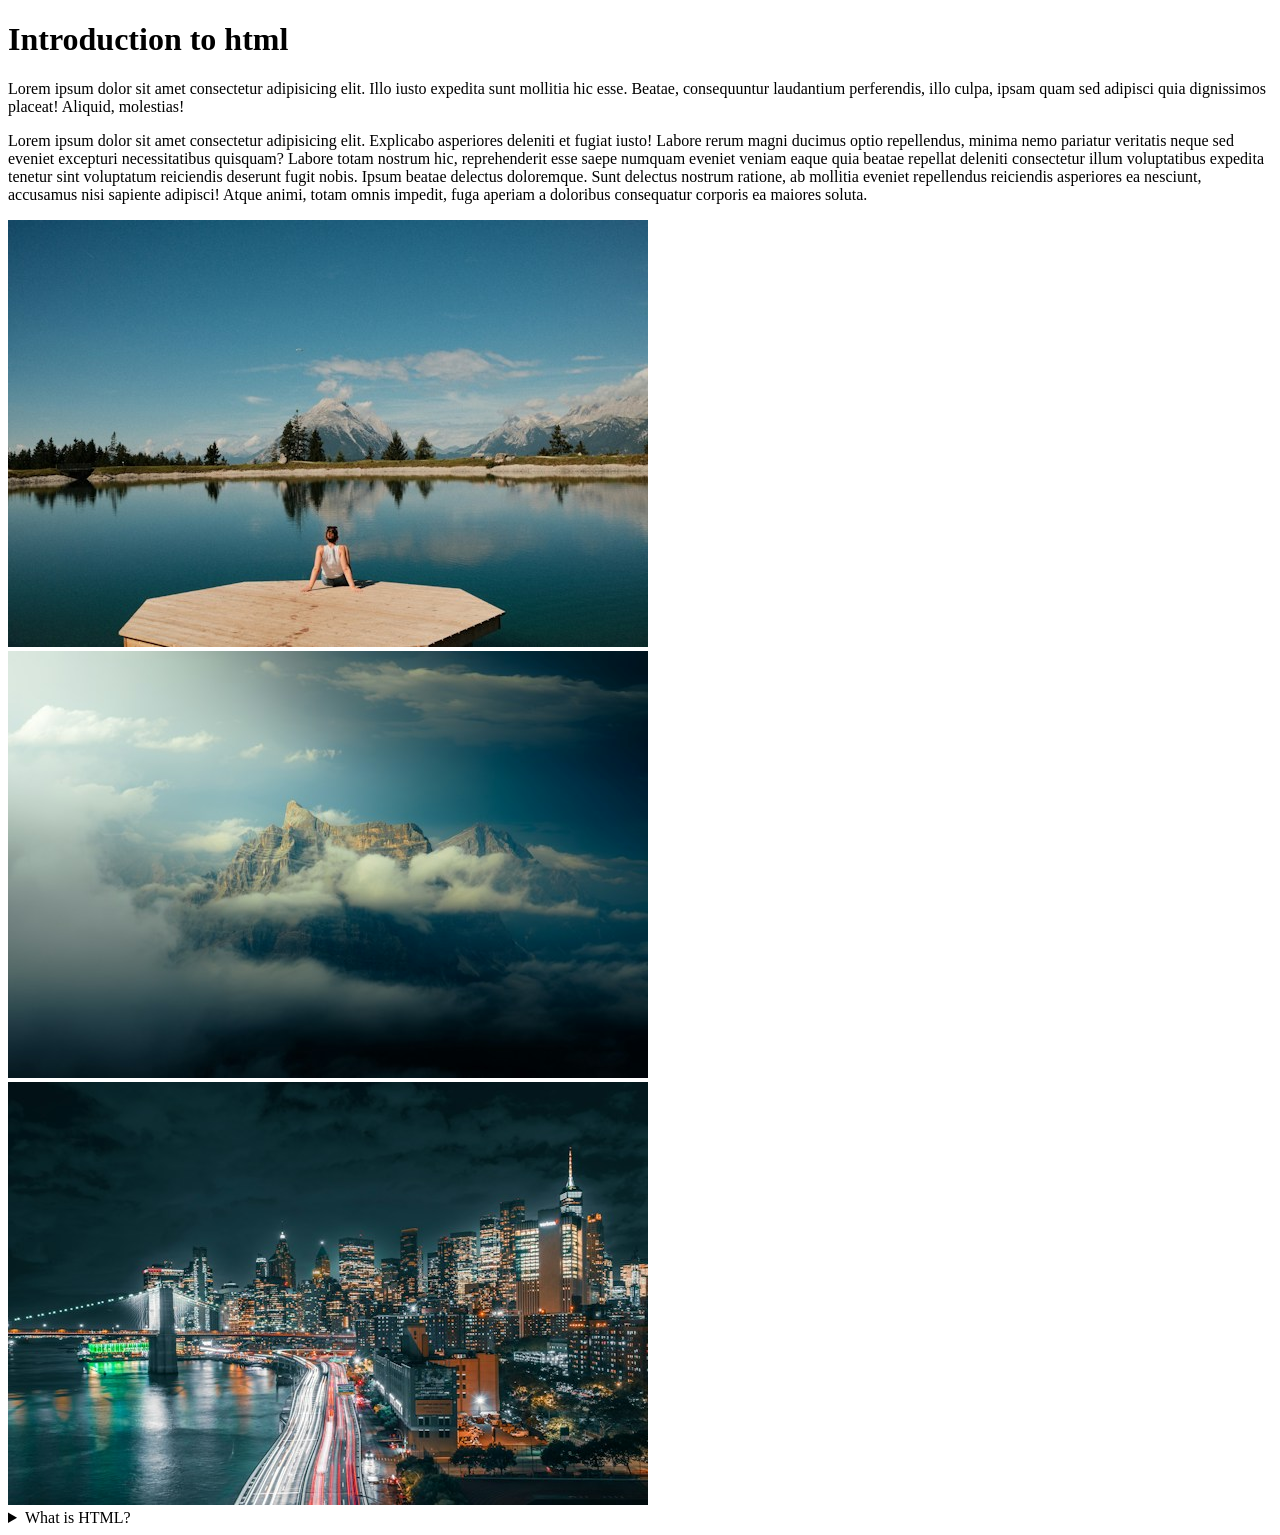
<file: index.html>
<!DOCTYPE html>
<html lang="en">
  <head>
    <meta charset="UTF-8" />
    <meta name="viewport" content="width=device-width, initial-scale=1.0" />
    <title>Introduction to HTML</title>
  </head>
  <body>
    <h1>Introduction to html</h1>
    <p>
      Lorem ipsum dolor sit amet consectetur adipisicing elit. Illo iusto
      expedita sunt mollitia hic esse. Beatae, consequuntur laudantium
      perferendis, illo culpa, ipsam quam sed adipisci quia dignissimos placeat!
      Aliquid, molestias!
    </p>
    <p>
      Lorem ipsum dolor sit amet consectetur adipisicing elit. Explicabo
      asperiores deleniti et fugiat iusto! Labore rerum magni ducimus optio
      repellendus, minima nemo pariatur veritatis neque sed eveniet excepturi
      necessitatibus quisquam? Labore totam nostrum hic, reprehenderit esse
      saepe numquam eveniet veniam eaque quia beatae repellat deleniti
      consectetur illum voluptatibus expedita tenetur sint voluptatum reiciendis
      deserunt fugit nobis. Ipsum beatae delectus doloremque. Sunt delectus
      nostrum ratione, ab mollitia eveniet repellendus reiciendis asperiores ea
      nesciunt, accusamus nisi sapiente adipisci! Atque animi, totam omnis
      impedit, fuga aperiam a doloribus consequatur corporis ea maiores soluta.
    </p>
    <img src="images/one.jpg" alt="first-image" />
    <img src="images/two.jpg" alt="second-image" />
    <img src="images/three.jpg" alt="third-image" />

    <details>
      <summary>What is HTML?</summary>
      <p>HTML defines the structure of a web page.</p>
    </details>
  </body>
</html>
</file>
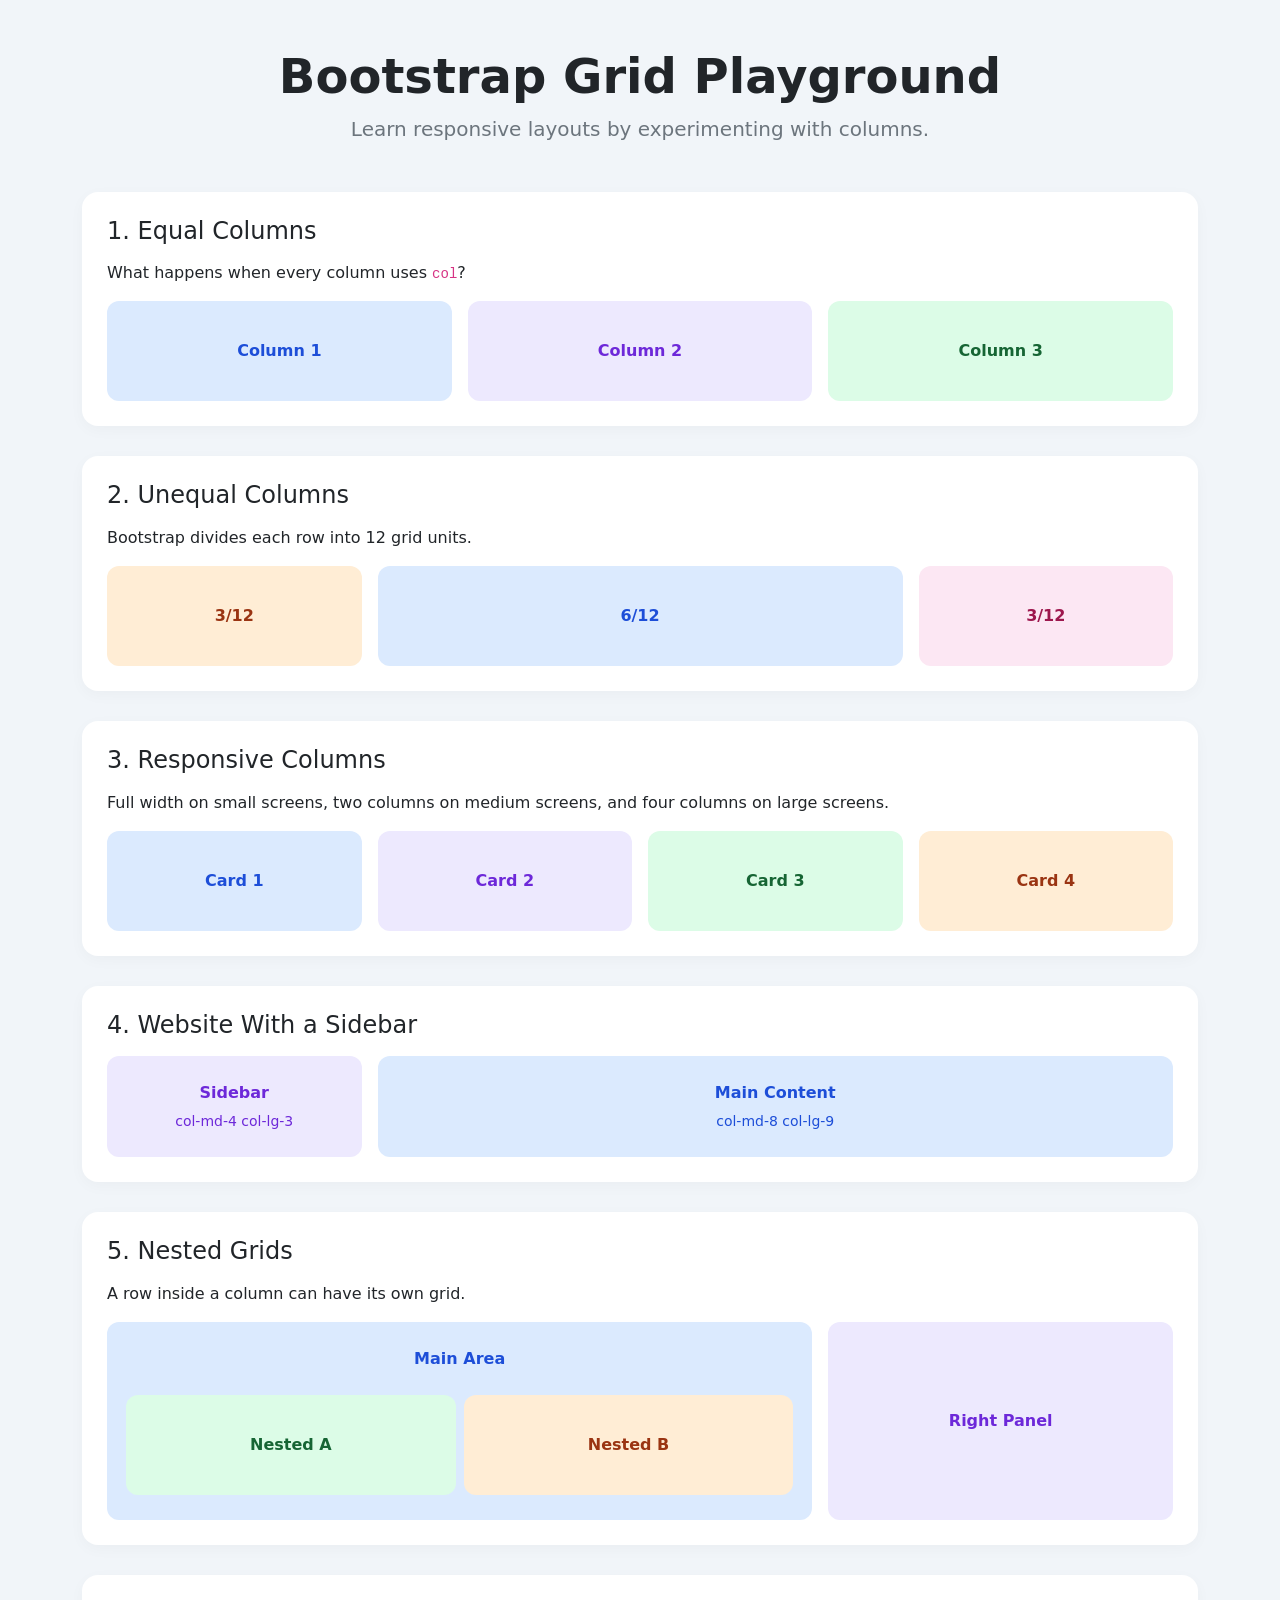
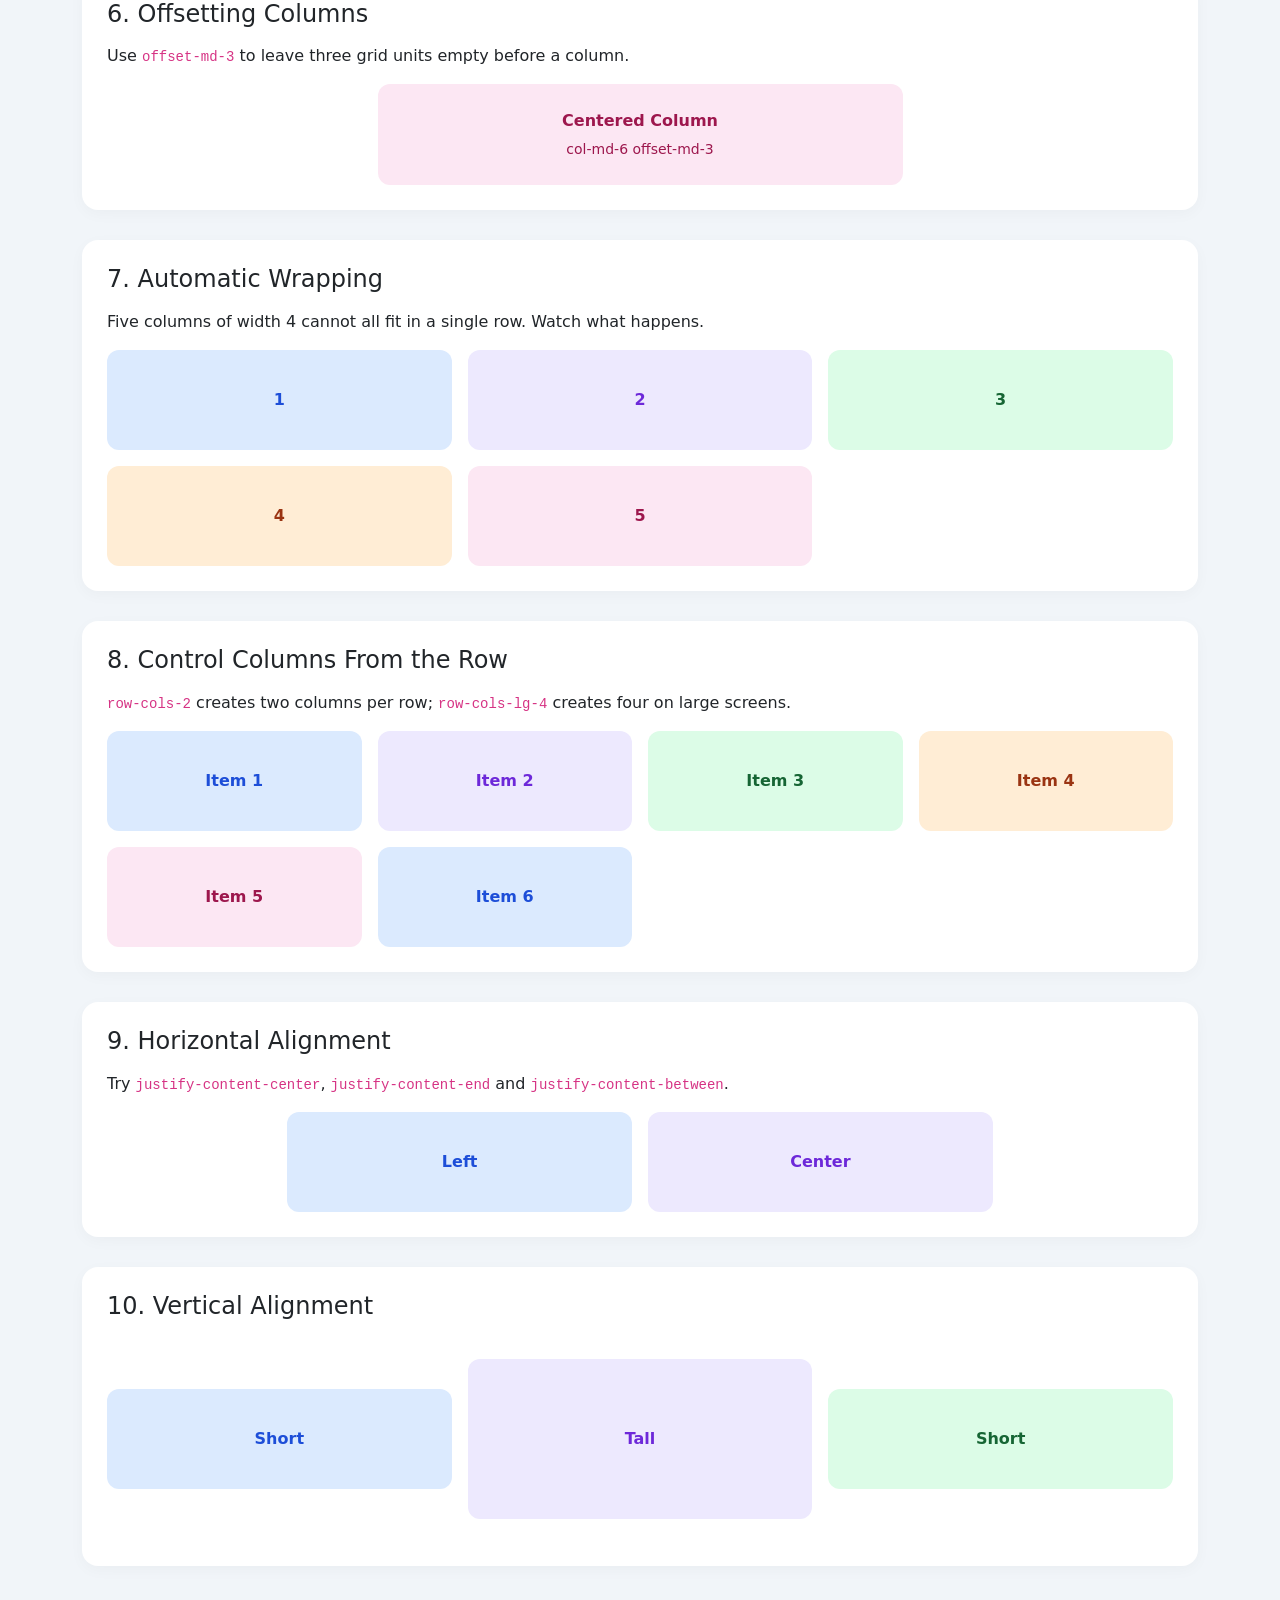
<file: bs_grid_playground.html>
<!DOCTYPE html>
<html lang="en">
  <head>
    <meta charset="UTF-8" />
    <meta name="viewport" content="width=device-width, initial-scale=1.0" />
    <title>Bootstrap Grid Playground</title>

    <link
      href="https://cdn.jsdelivr.net/npm/bootstrap@5.3.8/dist/css/bootstrap.min.css"
      rel="stylesheet"
    />

    <style>
      body {
        background: #f1f5f9;
      }

      .grid-box {
        padding: 25px 15px;
        border-radius: 12px;
        text-align: center;
        font-weight: 600;
        min-height: 100px;
        display: flex;
        flex-direction: column;
        justify-content: center;
        align-items: center;
      }

      .blue {
        background: #dbeafe;
        color: #1d4ed8;
      }
      .purple {
        background: #ede9fe;
        color: #6d28d9;
      }
      .green {
        background: #dcfce7;
        color: #166534;
      }
      .orange {
        background: #ffedd5;
        color: #9a3412;
      }
      .pink {
        background: #fce7f3;
        color: #9d174d;
      }

      .grid-box small {
        font-weight: 400;
        margin-top: 6px;
      }

      section {
        background: white;
        padding: 25px;
        border-radius: 16px;
        margin-bottom: 30px;
        box-shadow: 0 4px 15px #00000008;
      }
    </style>
  </head>

  <body>
    <div class="container py-5">
      <header class="text-center mb-5">
        <h1 class="display-5 fw-bold">Bootstrap Grid Playground</h1>
        <p class="lead text-secondary">
          Learn responsive layouts by experimenting with columns.
        </p>
      </header>

      <!-- 1. Equal columns -->
      <section>
        <h2 class="h4 mb-3">1. Equal Columns</h2>
        <p>What happens when every column uses <code>col</code>?</p>

        <div class="row g-3">
          <div class="col">
            <div class="grid-box blue">Column 1</div>
          </div>
          <div class="col">
            <div class="grid-box purple">Column 2</div>
          </div>
          <div class="col">
            <div class="grid-box green">Column 3</div>
          </div>
        </div>
      </section>

      <!-- 2. Different column sizes -->
      <section>
        <h2 class="h4 mb-3">2. Unequal Columns</h2>
        <p>Bootstrap divides each row into 12 grid units.</p>

        <div class="row g-3">
          <div class="col-3">
            <div class="grid-box orange">3/12</div>
          </div>
          <div class="col-6">
            <div class="grid-box blue">6/12</div>
          </div>
          <div class="col-3">
            <div class="grid-box pink">3/12</div>
          </div>
        </div>
      </section>

      <!-- 3. Responsive columns -->
      <section>
        <h2 class="h4 mb-3">3. Responsive Columns</h2>
        <p>
          Full width on small screens, two columns on medium screens, and four
          columns on large screens.
        </p>

        <div class="row g-3">
          <div class="col-12 col-md-6 col-lg-3">
            <div class="grid-box blue">Card 1</div>
          </div>
          <div class="col-12 col-md-6 col-lg-3">
            <div class="grid-box purple">Card 2</div>
          </div>
          <div class="col-12 col-md-6 col-lg-3">
            <div class="grid-box green">Card 3</div>
          </div>
          <div class="col-12 col-md-6 col-lg-3">
            <div class="grid-box orange">Card 4</div>
          </div>
        </div>
      </section>

      <!-- 4. Sidebar layout -->
      <section>
        <h2 class="h4 mb-3">4. Website With a Sidebar</h2>

        <div class="row g-3">
          <aside class="col-12 col-md-4 col-lg-3">
            <div class="grid-box purple h-100">
              Sidebar
              <small>col-md-4 col-lg-3</small>
            </div>
          </aside>

          <main class="col-12 col-md-8 col-lg-9">
            <div class="grid-box blue h-100">
              Main Content
              <small>col-md-8 col-lg-9</small>
            </div>
          </main>
        </div>
      </section>

      <!-- 5. Nested grids -->
      <section>
        <h2 class="h4 mb-3">5. Nested Grids</h2>
        <p>A row inside a column can have its own grid.</p>

        <div class="row g-3">
          <div class="col-md-8">
            <div class="grid-box blue">
              Main Area

              <div class="row g-2 mt-3 w-100">
                <div class="col-6">
                  <div class="grid-box green">Nested A</div>
                </div>
                <div class="col-6">
                  <div class="grid-box orange">Nested B</div>
                </div>
              </div>
            </div>
          </div>

          <div class="col-md-4">
            <div class="grid-box purple h-100">Right Panel</div>
          </div>
        </div>
      </section>

      <!-- 6. Column offsets -->
      <section>
        <h2 class="h4 mb-3">6. Offsetting Columns</h2>
        <p>
          Use <code>offset-md-3</code> to leave three grid units empty before a
          column.
        </p>

        <div class="row g-3">
          <div class="col-md-6 offset-md-3">
            <div class="grid-box pink">
              Centered Column
              <small>col-md-6 offset-md-3</small>
            </div>
          </div>
        </div>
      </section>

      <!-- 7. Automatic wrapping -->
      <section>
        <h2 class="h4 mb-3">7. Automatic Wrapping</h2>
        <p>
          Five columns of width 4 cannot all fit in a single row. Watch what
          happens.
        </p>

        <div class="row g-3">
          <div class="col-4"><div class="grid-box blue">1</div></div>
          <div class="col-4"><div class="grid-box purple">2</div></div>
          <div class="col-4"><div class="grid-box green">3</div></div>
          <div class="col-4"><div class="grid-box orange">4</div></div>
          <div class="col-4"><div class="grid-box pink">5</div></div>
        </div>
      </section>

      <!-- 8. Row columns -->
      <section>
        <h2 class="h4 mb-3">8. Control Columns From the Row</h2>
        <p>
          <code>row-cols-2</code> creates two columns per row;
          <code>row-cols-lg-4</code> creates four on large screens.
        </p>

        <div class="row row-cols-2 row-cols-md-3 row-cols-lg-4 g-3">
          <div class="col"><div class="grid-box blue">Item 1</div></div>
          <div class="col"><div class="grid-box purple">Item 2</div></div>
          <div class="col"><div class="grid-box green">Item 3</div></div>
          <div class="col"><div class="grid-box orange">Item 4</div></div>
          <div class="col"><div class="grid-box pink">Item 5</div></div>
          <div class="col"><div class="grid-box blue">Item 6</div></div>
        </div>
      </section>

      <!-- 9. Horizontal alignment -->
      <section>
        <h2 class="h4 mb-3">9. Horizontal Alignment</h2>
        <p>
          Try <code>justify-content-center</code>,
          <code>justify-content-end</code> and
          <code>justify-content-between</code>.
        </p>

        <div class="row justify-content-center g-3">
          <div class="col-4">
            <div class="grid-box blue">Left</div>
          </div>
          <div class="col-4">
            <div class="grid-box purple">Center</div>
          </div>
        </div>
      </section>

      <!-- 10. Vertical alignment -->
      <section>
        <h2 class="h4 mb-3">10. Vertical Alignment</h2>

        <div class="row align-items-center g-3" style="min-height: 220px">
          <div class="col-4">
            <div class="grid-box blue">Short</div>
          </div>
          <div class="col-4">
            <div class="grid-box purple" style="min-height: 160px">Tall</div>
          </div>
          <div class="col-4">
            <div class="grid-box green">Short</div>
          </div>
        </div>
      </section>
    </div>
  </body>
</html>
</file>
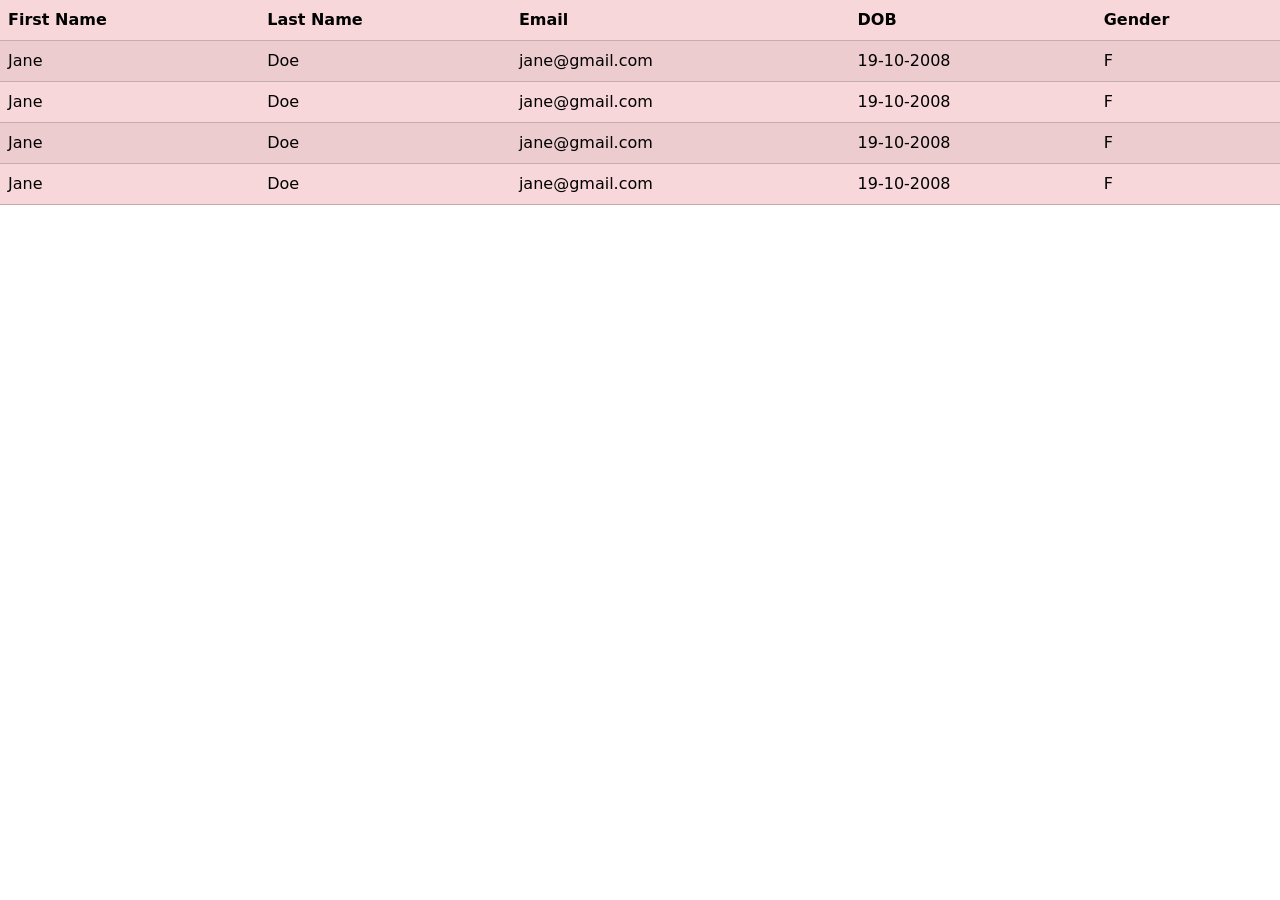
<file: bs_intro.html>
<!DOCTYPE html>
<html lang="en">
  <head>
    <meta charset="UTF-8" />
    <meta name="viewport" content="width=device-width, initial-scale=1.0" />
    <title>Bootstrap intro</title>
    <link
      href="https://cdn.jsdelivr.net/npm/bootstrap@5.3.8/dist/css/bootstrap.min.css"
      rel="stylesheet"
    />
    <style>
      .text-warning {
        color: aqua !important;
      }
    </style>
  </head>
  <body>
    <!-- <h1 class="text-center text-danger">Lorem ipsum dolor sit amet.</h1>
    <p class="text-end text-warning">Lorem, ipsum dolor sit amet consectetur adipisicing elit. Culpa enim quo tenetur, numquam, est ab soluta accusantium facere nesciunt exercitationem laboriosam porro explicabo ullam rerum molestiae? Voluptatum in doloribus explicabo.</p> -->

    <table class="table table-danger table-striped table-hover">
      <thead>
        <tr>
          <th>First Name</th>
          <th>Last Name</th>
          <th>Email</th>
          <th>DOB</th>
          <th>Gender</th>
        </tr>
      </thead>

      <tbody>
        <tr>
          <td>Jane</td>
          <td>Doe</td>
          <td>jane@gmail.com</td>
          <td>19-10-2008</td>
          <td>F</td>
        </tr>
        <tr>
          <td>Jane</td>
          <td>Doe</td>
          <td>jane@gmail.com</td>
          <td>19-10-2008</td>
          <td>F</td>
        </tr>
        <tr>
          <td>Jane</td>
          <td>Doe</td>
          <td>jane@gmail.com</td>
          <td>19-10-2008</td>
          <td>F</td>
        </tr>
        <tr>
          <td>Jane</td>
          <td>Doe</td>
          <td>jane@gmail.com</td>
          <td>19-10-2008</td>
          <td>F</td>
        </tr>
      </tbody>
    </table>
  </body>
</html>
</file>
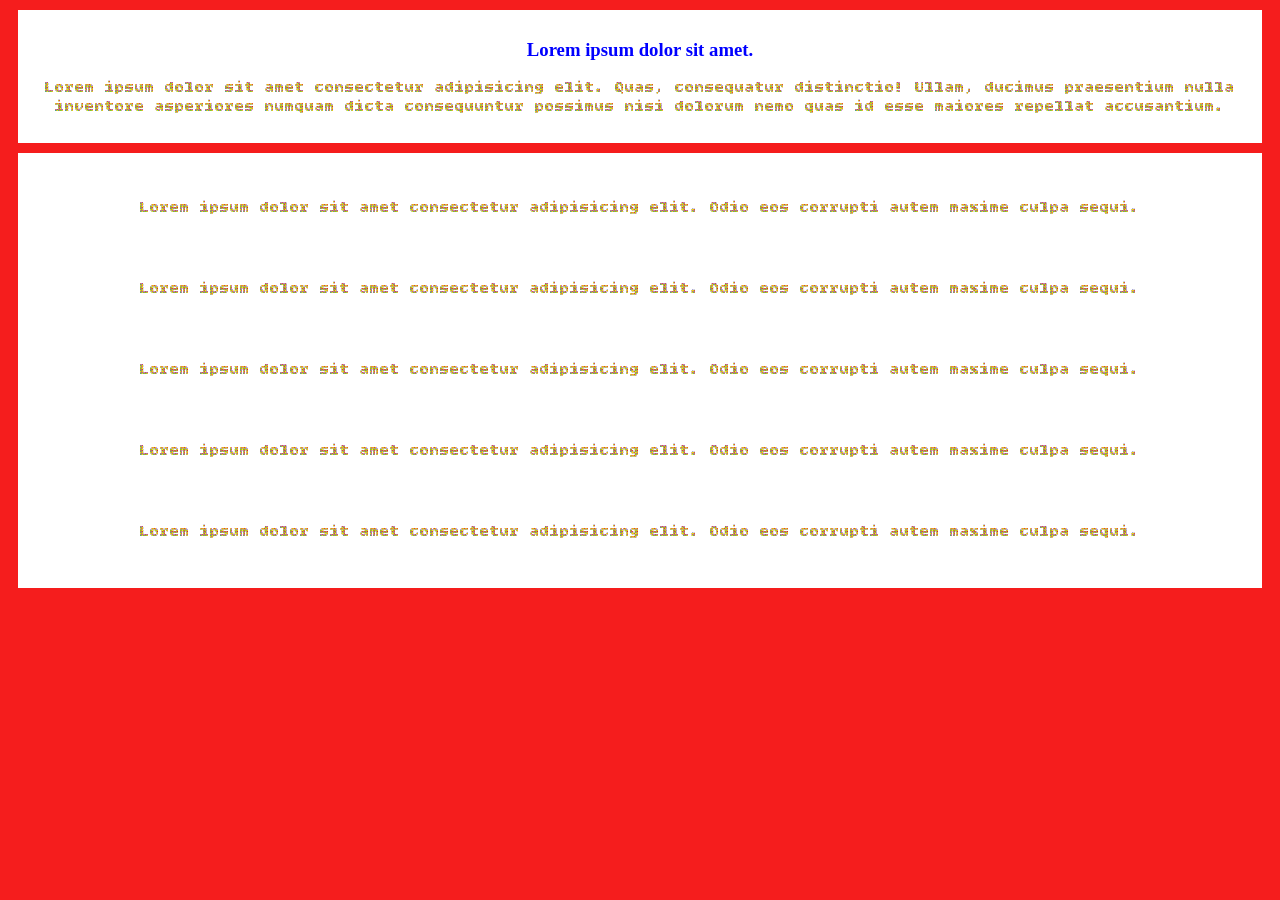
<file: divs.html>
<!DOCTYPE html>
<html lang="en">
  <head>
    <meta charset="UTF-8" />
    <meta name="viewport" content="width=device-width, initial-scale=1.0" />
    <title>Divs</title>
    <link rel="preconnect" href="https://fonts.googleapis.com" />
    <link rel="preconnect" href="https://fonts.gstatic.com" crossorigin />
    <link
      href="https://fonts.googleapis.com/css2?family=Bitcount+Ink:wght@100..900&family=Isometra&display=swap"
      rel="stylesheet"
    />
    <style>
      body {
        background-color: rgb(245, 29, 29);
      }
      div {
        background-color: rgb(255, 255, 255);
        padding: 10px;
        margin: 10px;
      }
      h3 {
        font-family: "Isometra", serif;
        text-align: center;

        color: blue;
      }
      p {
        color: black;
        font-family: "Bitcount Ink", system-ui;
        font-size: 2.5 rem;
        text-align: center;
      }
    </style>
  </head>
  <body>
    <div>
      <h3 style="color: blue">Lorem ipsum dolor sit amet.</h3>
      <p>
        Lorem ipsum dolor sit amet consectetur adipisicing elit. Quas,
        consequatur distinctio! Ullam, ducimus praesentium nulla inventore
        asperiores numquam dicta consequuntur possimus nisi dolorum nemo quas id
        esse maiores repellat accusantium.
      </p>
    </div>
    <div>
      <div>
        <p>
          Lorem ipsum dolor sit amet consectetur adipisicing elit. Odio eos
          corrupti autem maxime culpa sequi.
        </p>
      </div>
      <div>
        <p>
          Lorem ipsum dolor sit amet consectetur adipisicing elit. Odio eos
          corrupti autem maxime culpa sequi.
        </p>
      </div>
      <div>
        <p>
          Lorem ipsum dolor sit amet consectetur adipisicing elit. Odio eos
          corrupti autem maxime culpa sequi.
        </p>
      </div>
      <div>
        <p>
          Lorem ipsum dolor sit amet consectetur adipisicing elit. Odio eos
          corrupti autem maxime culpa sequi.
        </p>
      </div>
      <div>
        <p>
          Lorem ipsum dolor sit amet consectetur adipisicing elit. Odio eos
          corrupti autem maxime culpa sequi.
        </p>
      </div>
    </div>
  </body>
</html>
</file>
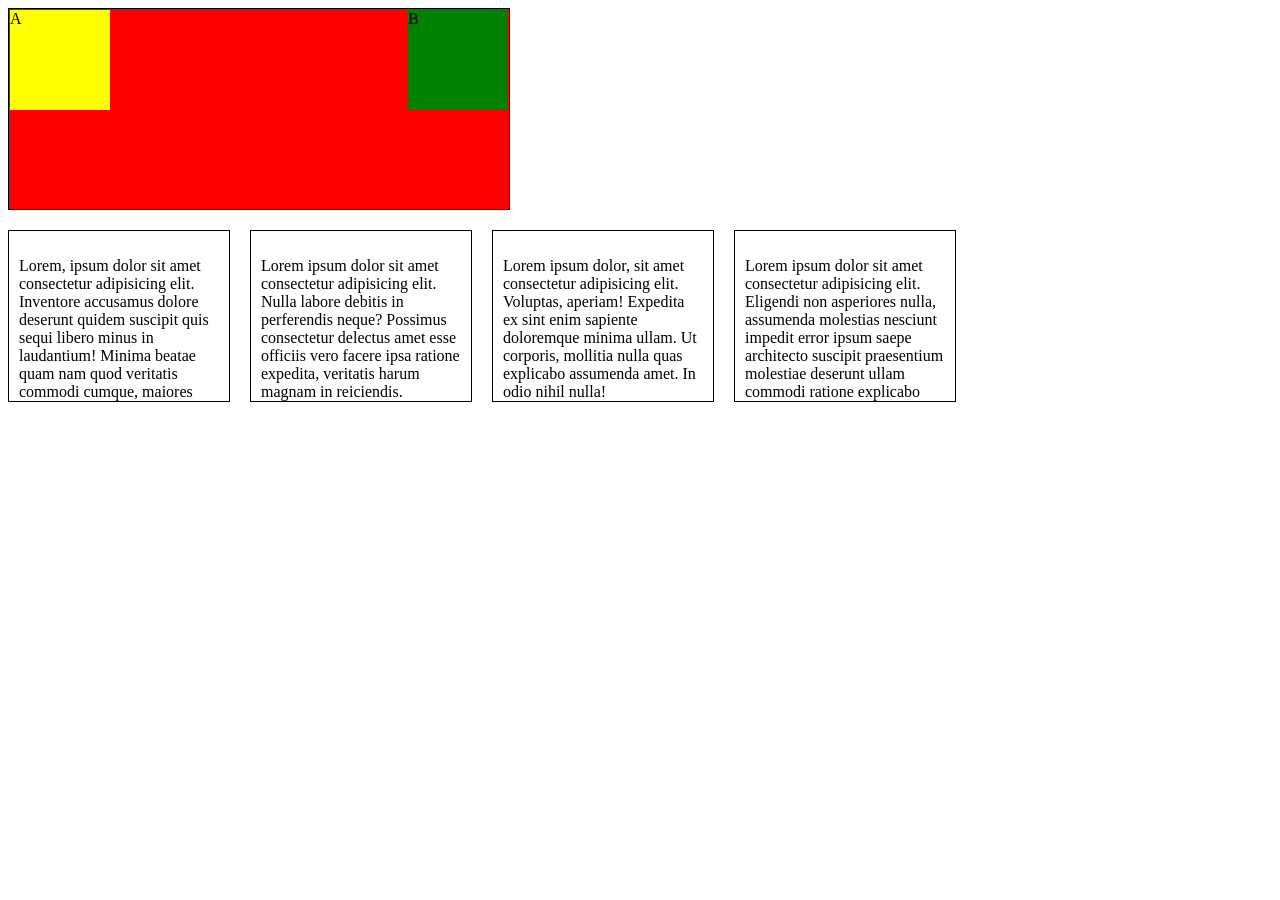
<file: flex.html>
<!DOCTYPE html>
<html lang="en">
  <head>
    <meta charset="UTF-8" />
    <meta name="viewport" content="width=device-width, initial-scale=1.0" />
    <title>css flex</title>
    <style>
      .main-1 {
        border: 1px solid black;
        display: flex;
        justify-content: space-between;
        background-color: red;
        width: 500px;
        height: 200px;
      }
      .smaller {
        border: 1px solid red;
        background-color: blue;
        width: 100px;
        height: 100px;
      }
      .X {
        background-color: yellow;
      }
      .Y {
            background-color: green;
        }
        .container {
            display: flex;
            /* flex-wrap: wrap; */
            gap: 20px;
            margin-top: 20px;
        }
        .s{
            border: 1px solid black;
            padding: 10px;
            width: 200px;
            height: 150px;
            overflow-y: auto;
        }
    </style>
  </head>
  <body>
    <div class="main-1">
      <div class="smaller X">A</div>
      <div class="smaller Y">B</div>
    </div>
    <div class="container">
        <div class="s">
            <p>Lorem, ipsum dolor sit amet consectetur adipisicing elit. Inventore accusamus dolore deserunt quidem suscipit quis sequi libero minus in laudantium! Minima beatae quam nam quod veritatis commodi cumque, maiores voluptatem!</p>
        </div>
        <div class="s">
            <p>Lorem ipsum dolor sit amet consectetur adipisicing elit. Nulla labore debitis in perferendis neque? Possimus consectetur delectus amet esse officiis vero facere ipsa ratione expedita, veritatis harum magnam in reiciendis.</p>
        </div>
        <div class="s">
            <p>Lorem ipsum dolor, sit amet consectetur adipisicing elit. Voluptas, aperiam! Expedita ex sint enim sapiente doloremque minima ullam. Ut corporis, mollitia nulla quas explicabo assumenda amet. In odio nihil nulla!</p>
        </div>
        <div class="s">
            <p>Lorem ipsum dolor sit amet consectetur adipisicing elit. Eligendi non asperiores nulla, assumenda molestias nesciunt impedit error ipsum saepe architecto suscipit praesentium molestiae deserunt ullam commodi ratione explicabo ipsam ex!</p>
        </div>
    </div>
  </body>
</html>
</file>
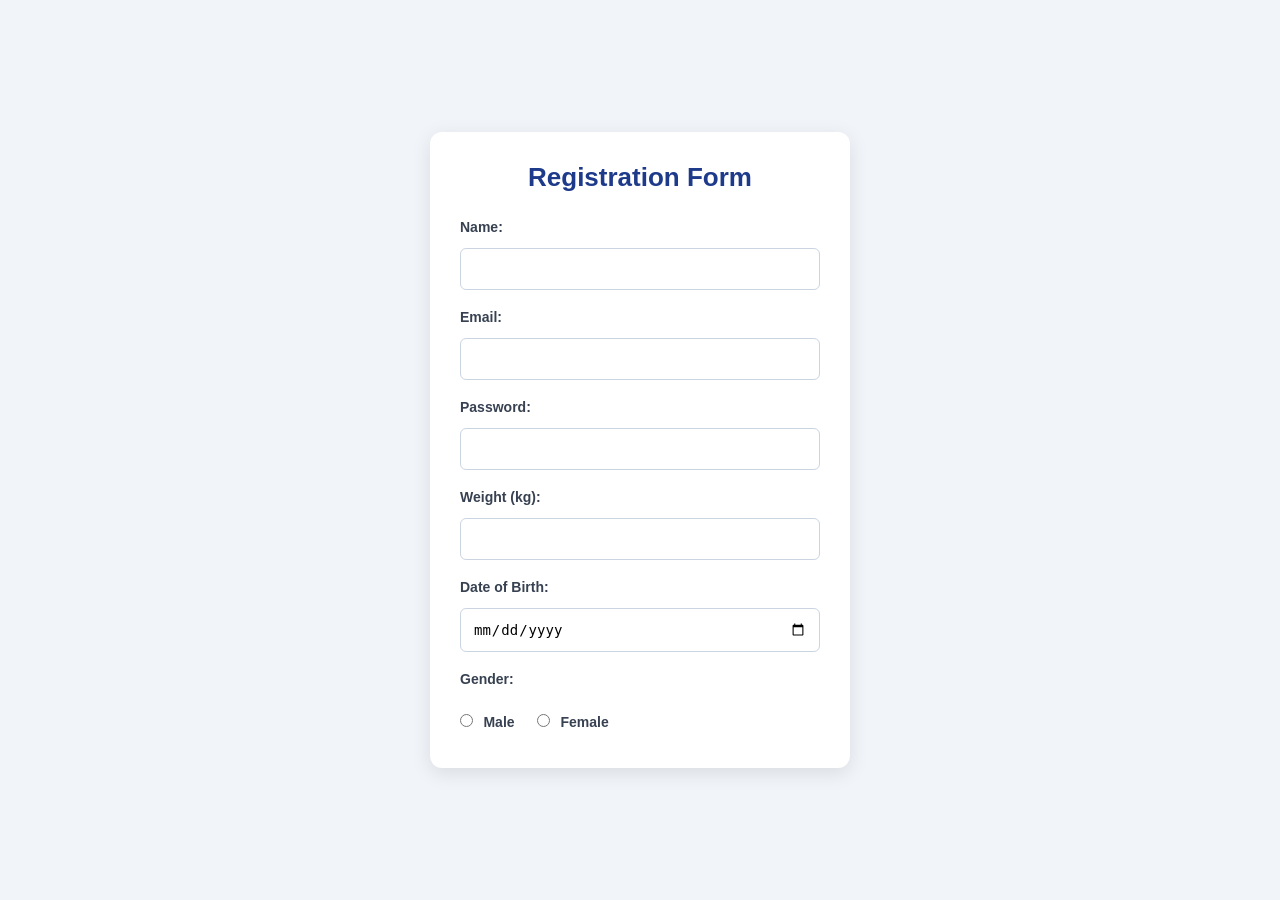
<file: forms.html>
<!DOCTYPE html>
<html lang="en">
  <head>
    <meta charset="UTF-8" />
    <meta name="viewport" content="width=device-width, initial-scale=1.0" />
    <title>Registration Form</title>

    <style>
      /* General page styling */
      body {
        font-family: Arial, sans-serif;
        background-color: #f1f5f9;
        margin: 0;
        padding: 40px 20px;
        display: flex;
        justify-content: center;
        align-items: center;
        min-height: 100vh;
        box-sizing: border-box;
      }

      /* Form card */
      form {
        background-color: white;
        width: 100%;
        max-width: 420px;
        padding: 30px;
        border-radius: 12px;
        box-shadow: 0 5px 20px rgba(0, 0, 0, 0.1);
        box-sizing: border-box;
      }

      /* Form heading using a pseudo-element */
      form::before {
        content: "Registration Form";
        display: block;
        font-size: 26px;
        font-weight: bold;
        color: #1e3a8a;
        text-align: center;
        margin-bottom: 25px;
      }

      /* Labels */
      label {
        display: inline-block;
        color: #374151;
        font-size: 14px;
        font-weight: 600;
        margin-bottom: 8px;
      }

      /* Text, email, password, number and date inputs */
      input[type="text"],
      input[type="email"],
      input[type="password"],
      input[type="number"],
      input[type="date"] {
        width: 100%;
        padding: 12px;
        margin-top: 5px;
        margin-bottom: 18px;
        border: 1px solid #cbd5e1;
        border-radius: 6px;
        font-size: 14px;
        box-sizing: border-box;
        outline: none;
        transition: border-color 0.3s, box-shadow 0.3s;
      }

      /* Input focus effect */
      input:focus {
        border-color: #2563eb;
        box-shadow: 0 0 5px rgba(37, 99, 235, 0.3);
      }

      /* Gender section */
      input[type="radio"] {
        accent-color: #2563eb;
        margin: 0 6px 0 0;
        cursor: pointer;
      }

      input[type="radio"] + label {
        margin-right: 18px;
        cursor: pointer;
      }

      /* Mobile responsiveness */
      @media (max-width: 480px) {
        form {
          padding: 22px;
        }

        form::before {
          font-size: 23px;
        }
      }
    </style>
  </head>

  <body>
    <form>
      <label for="name">Name:</label>
      <input type="text" id="name" name="name" />

      <label for="email">Email:</label>
      <input type="email" id="email" name="email" />

      <label for="password">Password:</label>
      <input type="password" id="password" name="password" />

      <label for="weight">Weight (kg):</label>
      <input
        type="number"
        id="weight"
        name="weight"
        min="30"
        max="250"
        step="0.01"
      />

      <label for="dob">Date of Birth:</label>
      <input type="date" id="dob" name="dob" />

      <div class="gender">
        <label>Gender:</label><br /><br />

        <input type="radio" id="m" name="gender" value="male" />
        <label for="m">Male</label>

        <input type="radio" id="f" name="gender" value="female" />
        <label for="f">Female</label>
      </div>
    </form>
  </body>
</html>
</file>
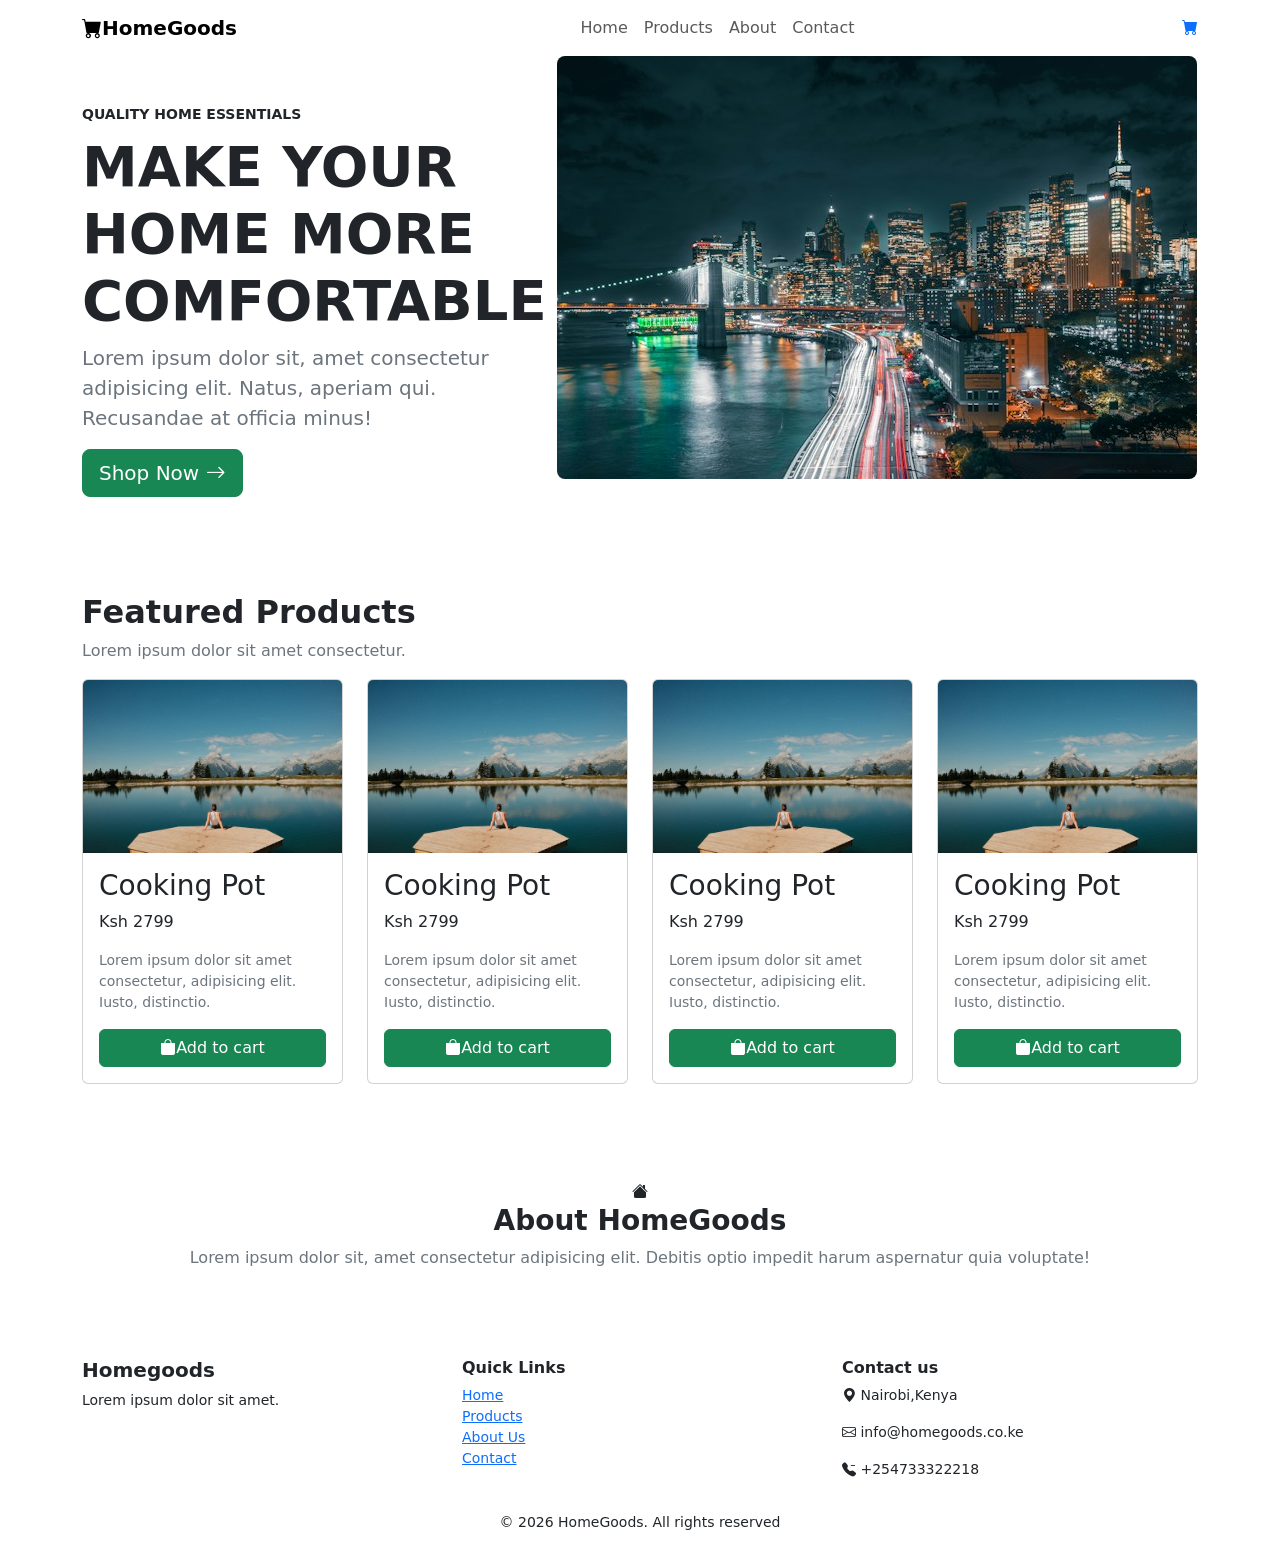
<file: full_page.html>
<!DOCTYPE html>
<html lang="en">
  <head>
    <meta charset="UTF-8" />
    <meta name="viewport" content="width=device-width, initial-scale=1.0" />
    <title>HomeGoods | Best prices in town</title>
    <link
      href="https://cdn.jsdelivr.net/npm/bootstrap@5.3.8/dist/css/bootstrap.min.css"
      rel="stylesheet"
    />
    <link
      rel="stylesheet"
      href="https://cdn.jsdelivr.net/npm/bootstrap-icons@1.13.2/font/bootstrap-icons.min.css"
    />
  </head>
  <body>
    <!-- navbar section -->
    <nav class="navbar navbar-expand-sm bg-white">
      <div class="container">
        <a class="navbar-brand fw-bold" href="#"
          ><i class="bi bi-cart-fill"></i>HomeGoods</a
        >
        <button
          class="navbar-toggler"
          type="button"
          data-bs-toggle="collapse"
          data-bs-target="#collapsibleNavbar"
        >
          <span class="navbar-toggler-icon"></span>
        </button>
        <div class="collapse navbar-collapse" id="collapsibleNavbar">
          <ul class="navbar-nav mx-auto">
            <li class="nav-item">
              <a class="nav-link" href="#">Home</a>
            </li>
            <li class="nav-item">
              <a class="nav-link" href="#">Products</a>
            </li>
            <li class="nav-item">
              <a class="nav-link" href="#">About</a>
            </li>
            <li class="nav-item">
              <a class="nav-link" href="#">Contact</a>
            </li>
          </ul>

          <a href="#"><i class="bi bi-cart-fill"></i></a>
        </div>
      </div>
    </nav>

    <!-- header section -->
    <header class="hero-section">
      <div class="container">
        <div class="row">
          <div class="col-md-5 py-5 md-5">
            <p class="small fw-bold mb-2">QUALITY HOME ESSENTIALS</p>
            <!-- display-4 makes the h1 excessiively big -->
            <h1 class="display-4 fw-bold">MAKE YOUR HOME MORE COMFORTABLE</h1>
            <p class="text-secondary lead">
              Lorem ipsum dolor sit, amet consectetur adipisicing elit. Natus,
              aperiam qui. Recusandae at officia minus!
            </p>
            <a href="#" class="btn btn-success btn-lg"
              >Shop Now <i class="bi bi-arrow-right"></i
            ></a>
          </div>
          <div class="col-md-7">
            <img src="images/three.jpg" alt="" class="img-fluid rounded-3" />
          </div>
        </div>
      </div>
    </header>

    <!-- main section -->
    <main>
      <section class="products section py-5">
        <div class="container">
          <div class="section-heading">
            <h2 class="fw-bold">Featured Products</h2>
            <p class="text-secondary">
              Lorem ipsum dolor sit amet consectetur.
            </p>
          </div>
          <!-- g-4 gives a space/gap when the page is collapsed to a small screen so that it dont touch each other...note that gap is placed on the row class always... -->
          <div class="row g-4">
            <div class="col-md-3">
              <div class="card">
                <img src="images/one.jpg" alt="" class="card-img-top" />
                <div class="card-body">
                  <h3 class="card-title">Cooking Pot</h3>
                  <p class="price">Ksh 2799</p>
                  <p class="card-text text-secondary small">
                    Lorem ipsum dolor sit amet consectetur, adipisicing elit.
                    Iusto, distinctio.
                  </p>
                  <button class="btn btn-success w-100">
                    <i class="bi bi-bag-fill"></i>Add to cart
                  </button>
                </div>
              </div>
            </div>

            <div class="col-md-3">
              <div class="card">
                <img src="images/one.jpg" alt="" class="card-img-top" />
                <div class="card-body">
                  <h3 class="card-title">Cooking Pot</h3>
                  <p class="price">Ksh 2799</p>
                  <p class="card-text text-secondary small">
                    Lorem ipsum dolor sit amet consectetur, adipisicing elit.
                    Iusto, distinctio.
                  </p>
                  <button class="btn btn-success w-100">
                    <i class="bi bi-bag-fill"></i>Add to cart
                  </button>
                </div>
              </div>
            </div>

            <div class="col-md-3">
              <div class="card">
                <img src="images/one.jpg" alt="" class="card-img-top" />
                <div class="card-body">
                  <h3 class="card-title">Cooking Pot</h3>
                  <p class="price">Ksh 2799</p>
                  <p class="card-text text-secondary small">
                    Lorem ipsum dolor sit amet consectetur, adipisicing elit.
                    Iusto, distinctio.
                  </p>
                  <button class="btn btn-success w-100">
                    <i class="bi bi-bag-fill"></i>Add to cart
                  </button>
                </div>
              </div>
            </div>

            <div class="col-md-3">
              <div class="card">
                <img src="images/one.jpg" alt="" class="card-img-top" />
                <div class="card-body">
                  <h3 class="card-title">Cooking Pot</h3>
                  <p class="price">Ksh 2799</p>
                  <p class="card-text text-secondary small">
                    Lorem ipsum dolor sit amet consectetur, adipisicing elit.
                    Iusto, distinctio.
                  </p>
                  <button class="btn btn-success w-100">
                    <i class="bi bi-bag-fill"></i>Add to cart
                  </button>
                </div>
              </div>
            </div>
          </div>
        </div>
      </section>
      <section class="about-section py-5">
        <!-- note...container class makes sure you have some space on the left and the right side -->
        <div class="container text-center">
          <i class="bi bi-house-fill"></i>
          <h2 class="h3 fw-bold">About HomeGoods</h2>
          <p class="text-secondary">
            Lorem ipsum dolor sit, amet consectetur adipisicing elit. Debitis
            optio impedit harum aspernatur quia voluptate!
          </p>
        </div>
      </section>
    </main>

    <!-- footer section -->
    <footer>
      <div class="container pt-4">
        <div class="row g-4">
          <div class="col-md-4">
            <h2 class="h5 fw-bold">Homegoods</h2>
            <p class="small">Lorem ipsum dolor sit amet.</p>
          </div>
          <div class="col-md-4">
            <h3 class="h6 fw-bold">Quick Links</h3>
            <ul class="list-unstyled small">
              <li><a href="#">Home</a></li>
              <li><a href="#">Products</a></li>
              <li><a href="#">About Us</a></li>
              <li><a href="#">Contact</a></li>
            </ul>
          </div>
          <div class="col-md-4">
            <h3 class="h6 fw-bold">Contact us</h3>
            <p class="small">
              <i class="bi bi-geo-alt-fill"></i> Nairobi,Kenya
            </p>
            <p class="small">
              <i class="bi bi-envelope"></i> info@homegoods.co.ke
            </p>
            <p class="small">
              <i class="bi bi-telephone-minus-fill"></i> +254733322218
            </p>
          </div>
        </div>

        <div class="copyright text-center py-3 small">
          <!-- span tag allows styling eg a part of a text eg lets say h1 without changing its display -->
          <span>&copy; 2026 HomeGoods. All rights reserved</span>
        </div>
      </div>
    </footer>
  </body>
</html>
</file>
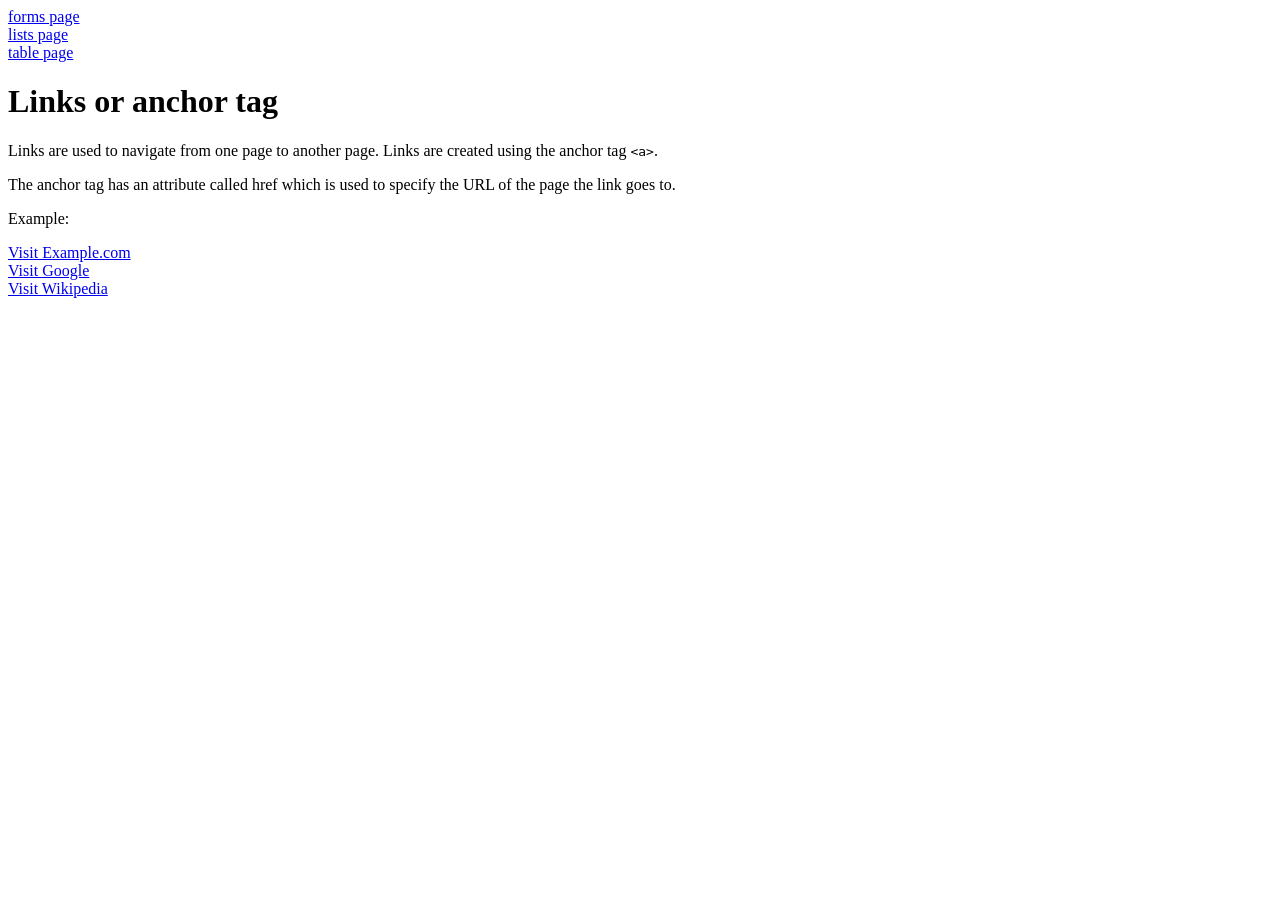
<file: link.html>
<!DOCTYPE html>
<html lang="en">
  <head>
    <meta charset="UTF-8" />
    <meta name="viewport" content="width=device-width, initial-scale=1.0" />
    <title>links or anchor</title>
  </head>
  <body>
    <a href="forms.html">forms page</a><br />
    <a href="lists.html">lists page</a><br />
    <a href="table.html">table page</a><br />
    <h1>Links or anchor tag</h1>
    <p>
      Links are used to navigate from one page to another page. Links are
      created using the anchor tag <code>&lt;a&gt;</code>.
    </p>
    <p>
      The anchor tag has an attribute called href which is used to specify the
      URL of the page the link goes to.
    </p>
    <p>Example:</p>
    <a href="https://www.example.com">Visit Example.com</a><br />
    <a href="https://www.google.com" target="_blank">Visit Google</a><br />
    <a href="https://www.wikipedia.org">Visit Wikipedia</a><br />
  </body>
</html>
</file>
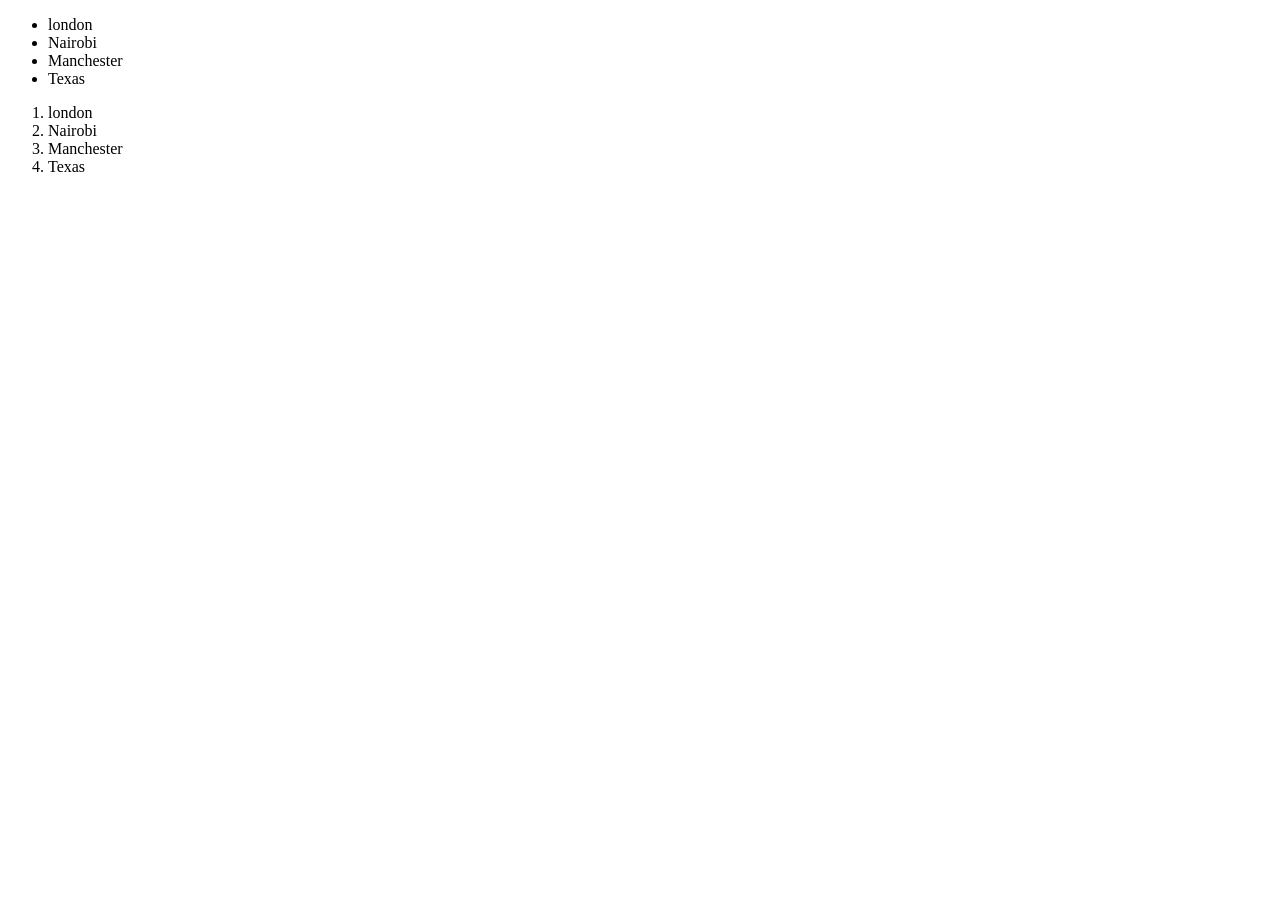
<file: lists.html>
<!DOCTYPE html>
<html lang="en">
  <head>
    <meta charset="UTF-8" />
    <meta name="viewport" content="width=device-width, initial-scale=1.0" />
    <title>Document</title>
  </head>
  <body>
    <!-- unordered lists -->
    <ul>
      <li>london</li>
      <li>Nairobi</li>
      <li>Manchester</li>
      <li>Texas</li>
    </ul>

    <!-- Ordered lists -->

    <ol>
      <li>london</li>
      <li>Nairobi</li>
      <li>Manchester</li>
      <li>Texas</li>
    </ol>
  </body>
</html>
</file>
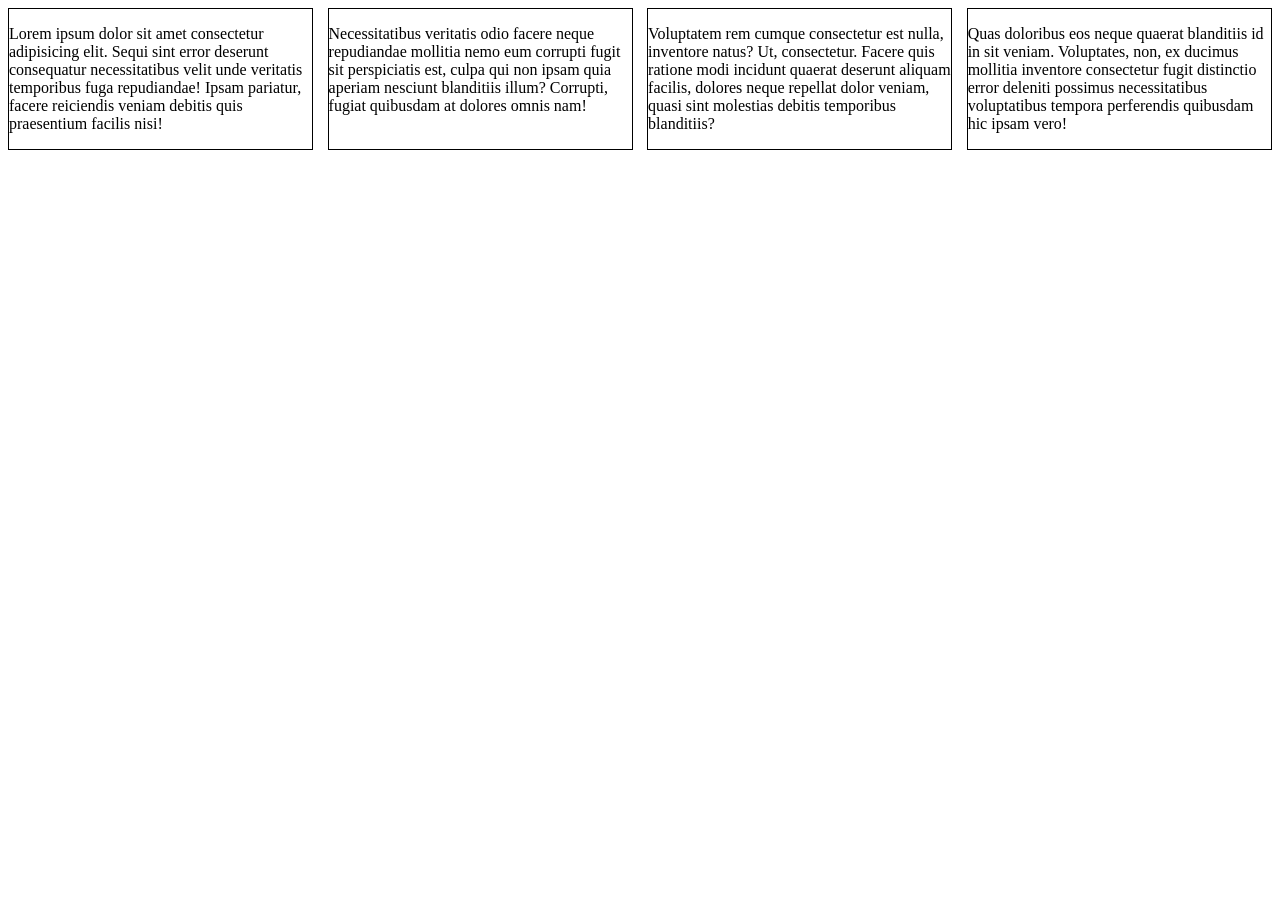
<file: responsive.html>
<!DOCTYPE html>
<html lang="en">
  <head>
    <meta charset="UTF-8" />
    <meta name="viewport" content="width=device-width, initial-scale=1.0" />
    <title>Media Queries</title>
    <link rel="stylesheet" href="css/mine.css" />
    
  </head>
  <body>
    <div class="row">
        <div class="col">
            <p>Lorem ipsum dolor sit amet consectetur adipisicing elit. Sequi sint error deserunt consequatur necessitatibus velit unde veritatis temporibus fuga repudiandae! Ipsam pariatur, facere reiciendis veniam debitis quis praesentium facilis nisi!</p>
        </div>
        <div class="col">
            <p>Necessitatibus veritatis odio facere neque repudiandae mollitia nemo eum corrupti fugit sit perspiciatis est, culpa qui non ipsam quia aperiam nesciunt blanditiis illum? Corrupti, fugiat quibusdam at dolores omnis nam!</p>
        </div>
        <div class="col">
            <p>Voluptatem rem cumque consectetur est nulla, inventore natus? Ut, consectetur. Facere quis ratione modi incidunt quaerat deserunt aliquam facilis, dolores neque repellat dolor veniam, quasi sint molestias debitis temporibus blanditiis?</p>
        </div>
        <div class="col">
            <p>Quas doloribus eos neque quaerat blanditiis id in sit veniam. Voluptates, non, ex ducimus mollitia inventore consectetur fugit distinctio error deleniti possimus necessitatibus voluptatibus tempora perferendis quibusdam hic ipsam vero!</p>
        </div>
    </div>
  </body>
</html>
</file>
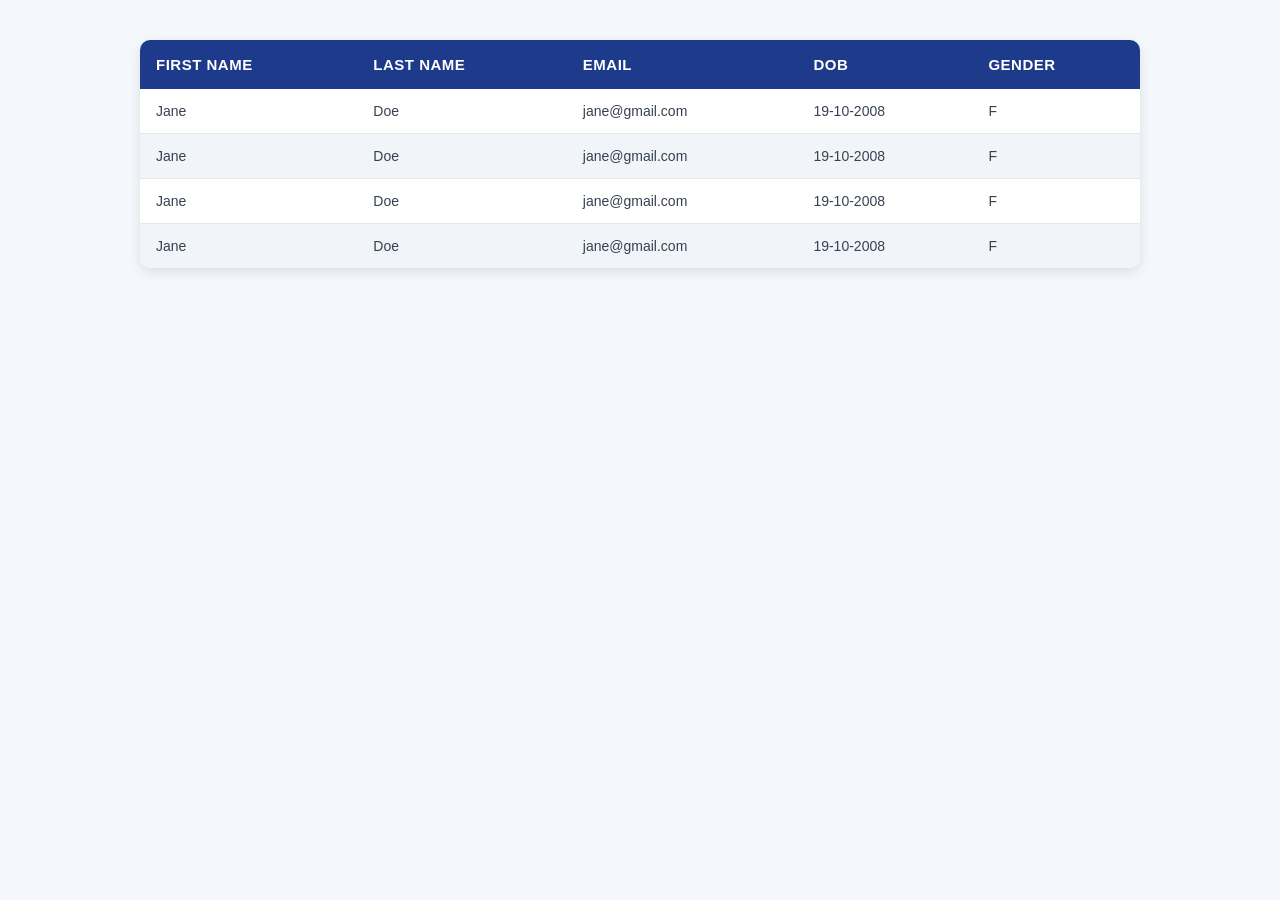
<file: table.html>
<!DOCTYPE html>
<html lang="en">
  <head>
    <meta charset="UTF-8" />
    <meta name="viewport" content="width=device-width, initial-scale=1.0" />
    <title>Styled Table</title>

    <style>
      /* General page styling */
      body {
        font-family: Arial, sans-serif;
        background-color: #f4f7fc;
        margin: 0;
        padding: 40px 20px;
      }

      /* Table styling */
      table {
        width: 100%;
        max-width: 1000px;
        margin: 0 auto;
        border-collapse: collapse;
        background-color: white;
        border-radius: 10px;
        overflow: hidden;
        box-shadow: 0 4px 12px rgba(0, 0, 0, 0.1);
      }

      /* Table header */
      thead {
        background-color: #1e3a8a;
        color: white;
      }

      th {
        padding: 16px;
        text-align: left;
        font-size: 15px;
        text-transform: uppercase;
        letter-spacing: 0.5px;
      }

      /* Table cells */
      td {
        padding: 14px 16px;
        border-bottom: 1px solid #e5e7eb;
        color: #374151;
        font-size: 14px;
      }

      /* Alternating row colors */
      tbody tr:nth-child(even) {
        background-color: #f1f5f9;
      }

      /* Hover effect */
      tbody tr:hover {
        background-color: #dbeafe;
        transition: background-color 0.3s ease;
      }

      /* Remove bottom border from last row */
      tbody tr:last-child td {
        border-bottom: none;
      }

      /* Responsive styling for small screens */
      @media (max-width: 600px) {
        body {
          padding: 20px 10px;
        }

        th,
        td {
          padding: 10px 8px;
          font-size: 12px;
        }
      }
    </style>
  </head>

  <body>
    <table>
      <thead>
        <tr>
          <th>First Name</th>
          <th>Last Name</th>
          <th>Email</th>
          <th>DOB</th>
          <th>Gender</th>
        </tr>
      </thead>

      <tbody>
        <tr>
          <td>Jane</td>
          <td>Doe</td>
          <td>jane@gmail.com</td>
          <td>19-10-2008</td>
          <td>F</td>
        </tr>
        <tr>
          <td>Jane</td>
          <td>Doe</td>
          <td>jane@gmail.com</td>
          <td>19-10-2008</td>
          <td>F</td>
        </tr>
        <tr>
          <td>Jane</td>
          <td>Doe</td>
          <td>jane@gmail.com</td>
          <td>19-10-2008</td>
          <td>F</td>
        </tr>
        <tr>
          <td>Jane</td>
          <td>Doe</td>
          <td>jane@gmail.com</td>
          <td>19-10-2008</td>
          <td>F</td>
        </tr>
      </tbody>
    </table>
  </body>
</html>
</file>
<file: css/mine.css>
.row{
    display: flex;
    flex-wrap: wrap;
    justify-content: space-between;
}
    
.col{
    border: 1px solid #000;
    width:24%;
}
.p{
    text-align: center;
}

/* Media queries */
@media screen and (min-width: 768px) and (max-width: 1024px) {
    .col{
        width: 48%;
        margin-bottom: 12px;
    }
    p{
        color: red;
    }
}
@media screen and (max-width: 767px) {
    .col{
        width: 100%;
        margin-bottom: 12px;
    }
    p{
        color: blue;
    }
}
</file>
